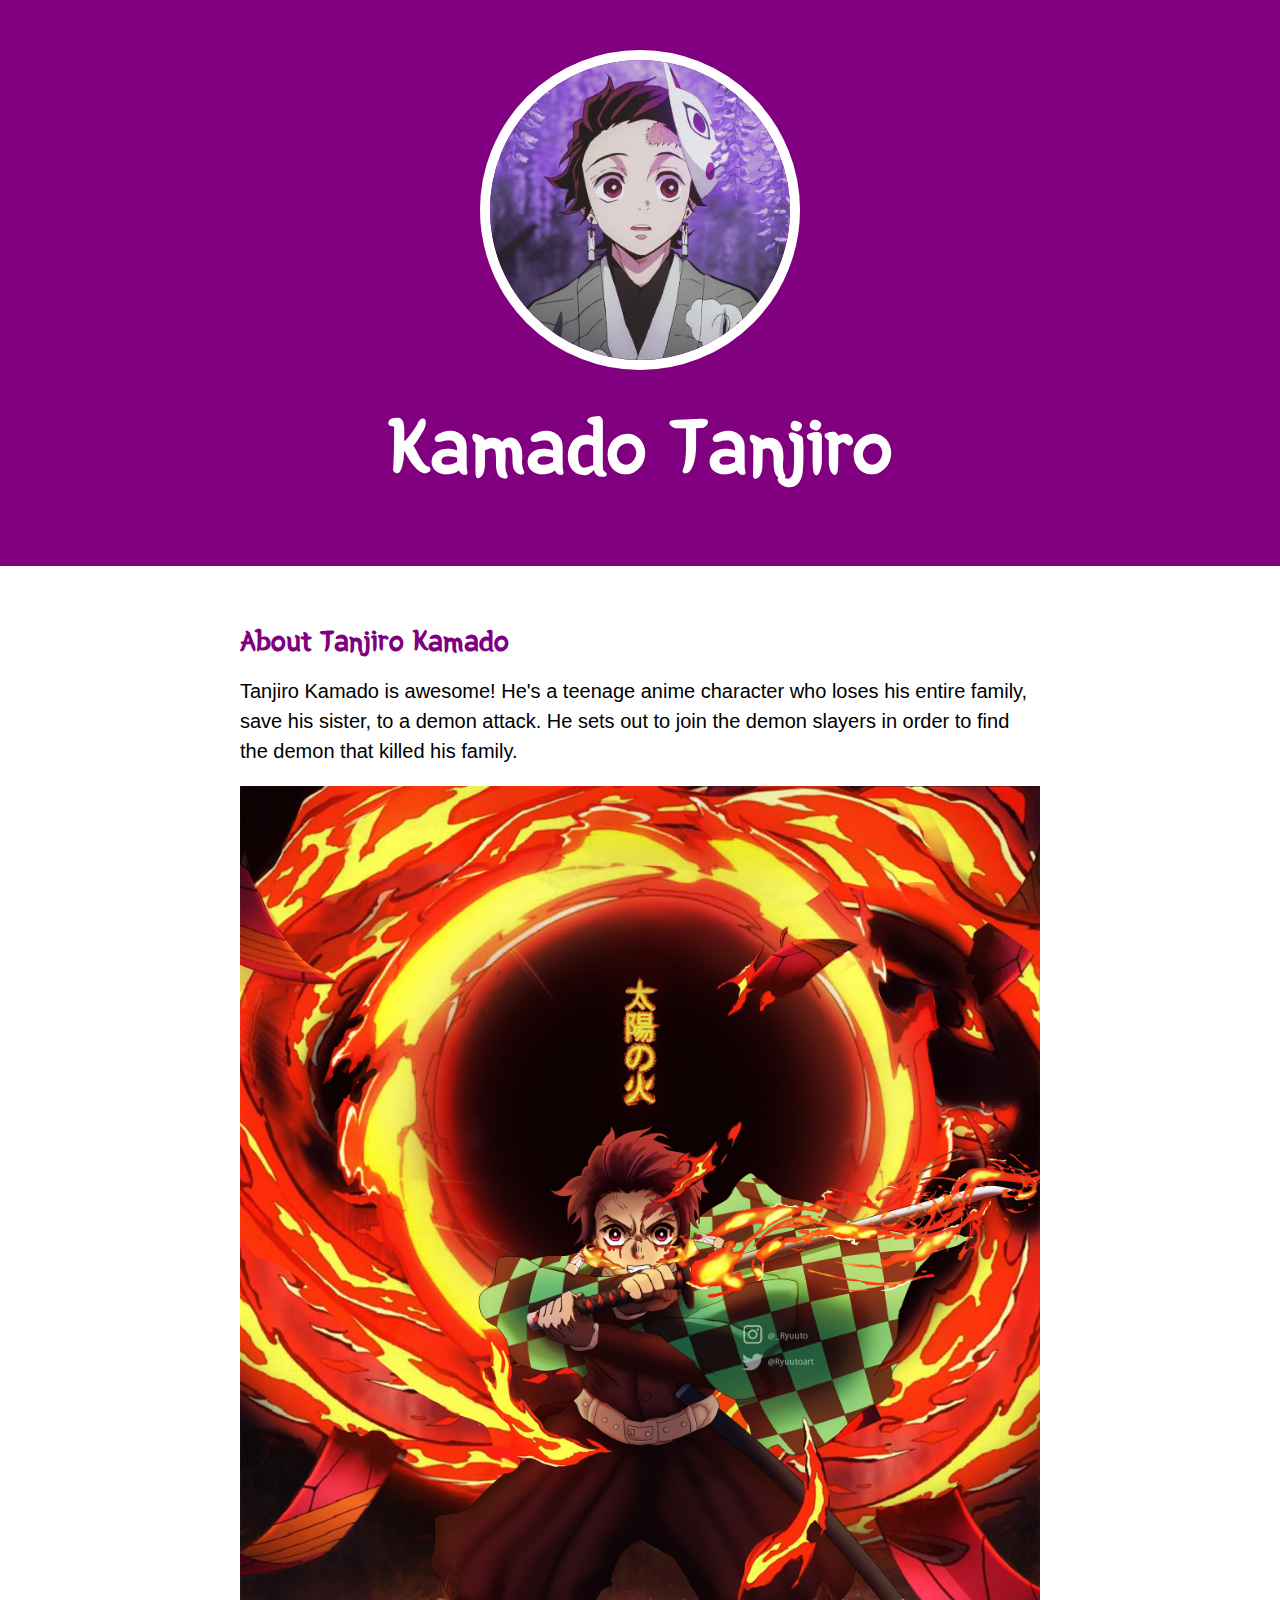
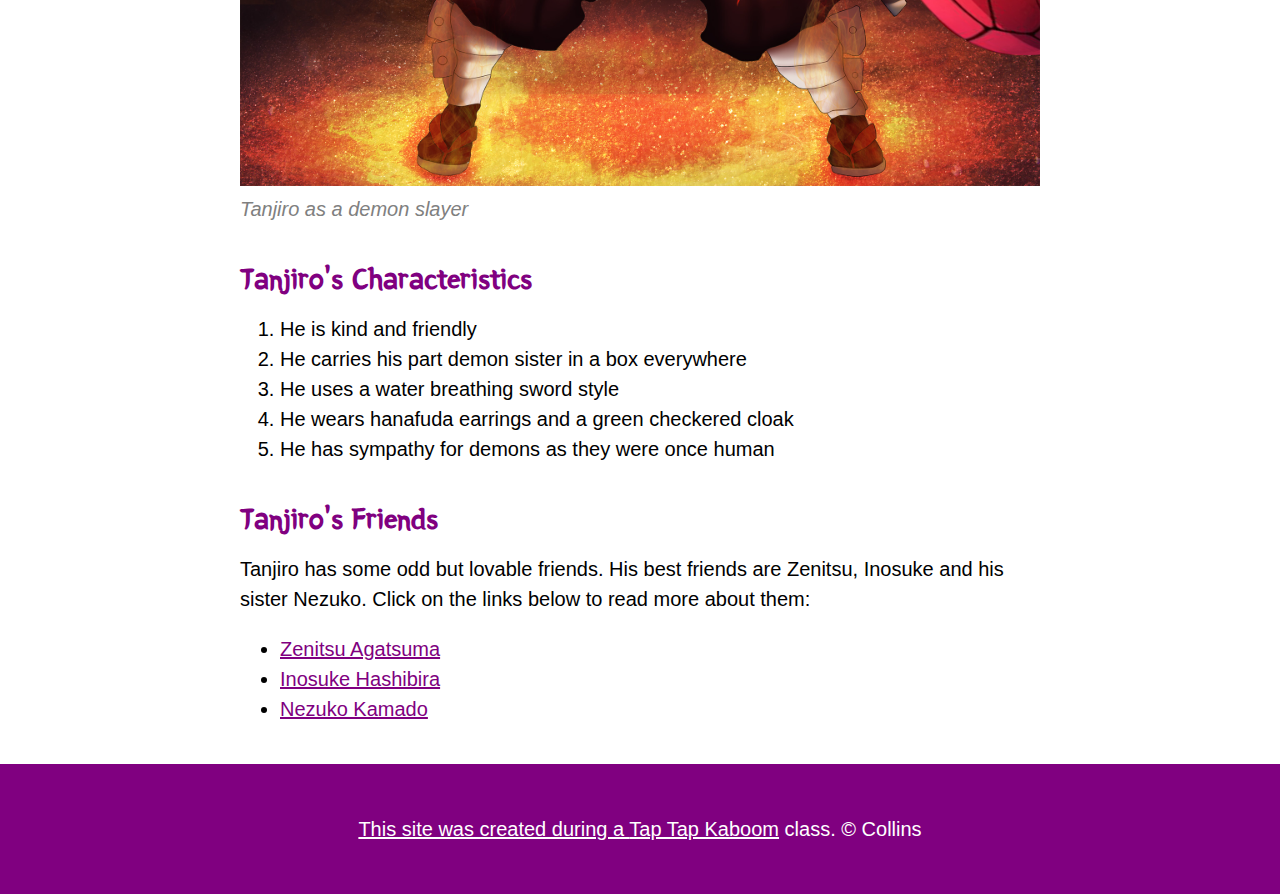
<file: index.html>
<!DOCTYPE html>
<html>
<head> 
	<title>Demon Slayer</title>
	<link rel="icon" href="img/tanjiro-kamado.jpeg">
    <link href="https://fonts.googleapis.com/css2?family=Yeon+Sung&display=swap" rel="stylesheet">
	<link rel="stylesheet" type="text/css" href="css/hero.css">
</head>
<body>
<!-- header element -->
<header>
	<img src="img/tanjiro-kamado.jpeg">
	<h1>Kamado Tanjiro</h1>
</header>

<!-- main element -->
<main>
	<h2>About Tanjiro Kamado</h2>
	<p>Tanjiro Kamado is awesome! He's a teenage anime character who loses his entire family, save his sister, to a demon attack. He sets out to join the demon slayers in order to find the demon that killed his family.</p>
	<img src="img/tanjiro-kamado-big.jpeg">
	<p class="caption">Tanjiro as a demon slayer</p>

<!-- Characteristics -->
	<h2>Tanjiro's Characteristics</h2>
	<ol>
		<li>He is kind and friendly</li>
		<li>He carries his part demon sister in a box everywhere</li>
		<li>He uses a water breathing sword style</li>
		<li>He wears hanafuda earrings and a green checkered cloak</li>
		<li>He has sympathy for demons as they were once human</li>
	</ol>

<!-- Friends -->

	<h2>Tanjiro's Friends</h2>
	<p>Tanjiro has some odd but lovable friends. His best friends are Zenitsu, Inosuke and his sister Nezuko. Click on the links below to read more about them:</p>
	<ul>
		<li><a target="_blank" href="https://kimetsu-no-yaiba.fandom.com/wiki/Zenitsu_Agatsuma">Zenitsu Agatsuma</li>
		<li><a target="_blank" href="https://kimetsu-no-yaiba.fandom.com/wiki/Inosuke_Hashibira">Inosuke Hashibira</li>
		<li><a target="_blank" href="https://kimetsu-no-yaiba.fandom.com/wiki/Nezuko_Kamado">Nezuko Kamado</li>
	</ul>

</main>

<!-- Footer Element -->
<footer>
	<p>This site was created during a <a target="_blank" href="https://taptapkaboom.com">Tap Tap Kaboom</a> class. &copy; Collins 
	</p>
</footer>

</body>
</html>
</file>
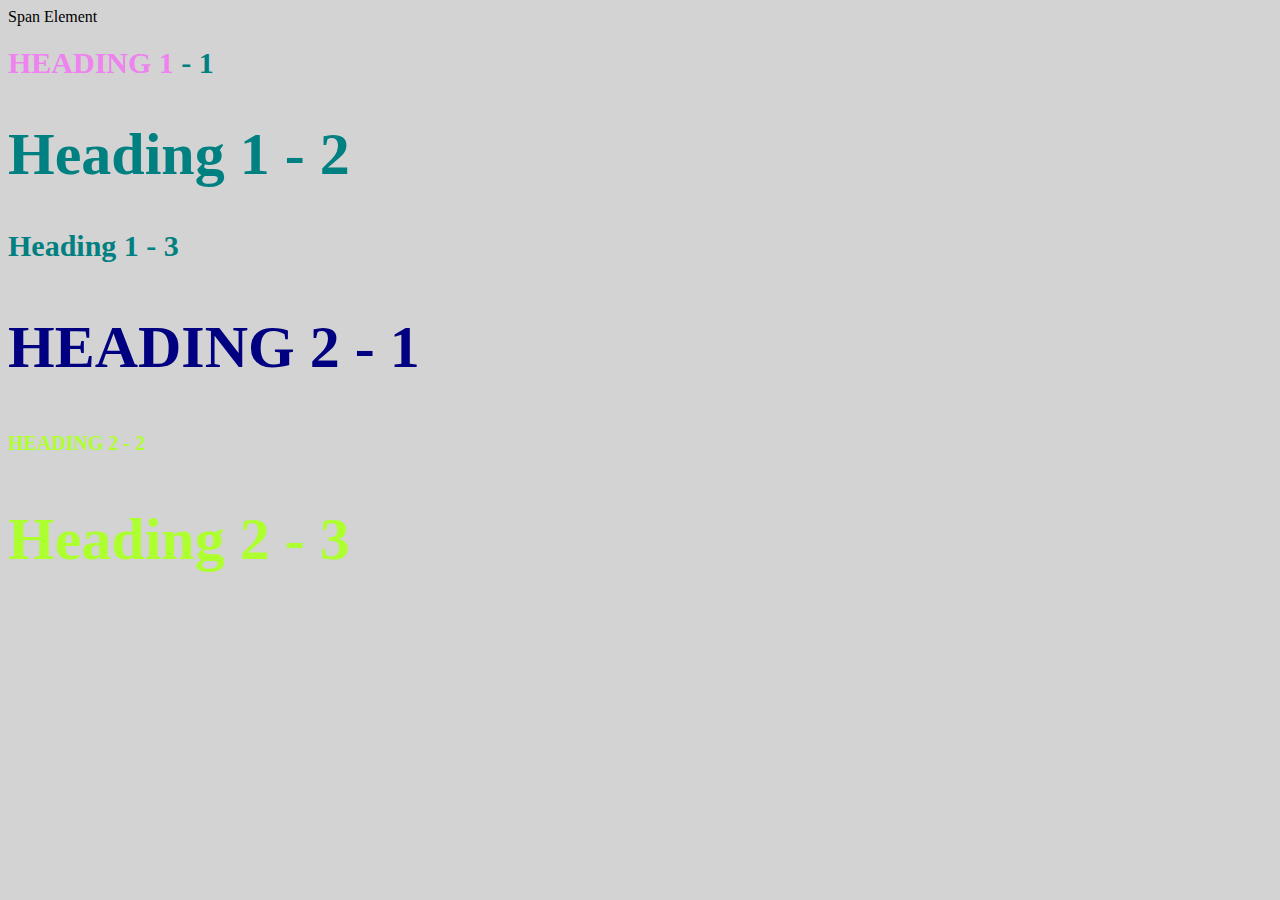
<file: style-test.html>
<!DOCTYPE html>
<html>
<head>
	<meta charset="utf-8">
	<meta name="viewport" content="width=device-width, initial-scale=1">
	<title>Style test</title>
	<link rel="stylesheet" type="text/css" href="css/test.css">

</head>
<body>
<span>Span Element</span>
<h1 class="uppercase"><span>Heading 1</span> - 1</h1>
<h1 class="big">Heading 1 - 2</h1>
<h1>Heading 1 - 3</h1>
<h2 class="big uppercase">Heading 2 - 1</h2>
<h2 class="uppercase">Heading 2 - 2</h2>
<h2 class="big">Heading 2 - 3</h2>

</body>
</html>
</file>
<file: css/hero.css>
body{
	margin: 0;
	font-family: 'Helvetica', 'Arial', sans-serif;
	font-size: 20px;
	line-height: 30px;
}

header{
	background-color: purple;
	text-align: center;
	padding-top: 50px;
	padding-bottom: 50px;

}

h1, h2{
	font-family: 'Yeon Sung', cursive;
}

header h1{
	color: white;
	font-size: 80px;

}

header img{
	border-radius: 170px;
    width: 300px;
    border: 10px solid white;
}

main{
	max-width: 800px;
	margin: 0 auto;
	padding: 20px;
}

main img{
	max-width: 100%;
}

h2{
	font-size: 30px;
	color: purple;
	margin: 40px 0 10px;
}

a{
	color: purple;
}
a:hover{
	color: navy;
	background-color: lightgrey;
}

footer{
	background-color: purple;
	text-align: center;
	color: white;
	padding: 50px;
}

footer p{
	margin: 0;
}

footer a{
	color: white;
}

footer a:hover{
	opacity: .5;
	background-color: transparent;
}

p.caption{
	color: gray;
	font-style: italic;
	margin-top: 0;
}
</file>
<file: css/test.css>
body{
	background-color: lightgrey;
}
h1{
	font-size: 30px;
	color: teal;
}

h2{
	color: darkred;
	font-size: 20px;
}

h2{
	color: greenyellow;
}

.big{
	font-size: 60px;
}

.uppercase{
	text-transform: uppercase;
}

.big.uppercase{
	color: navy;
}

h1 span{
	color: violet;
		}
</file>
